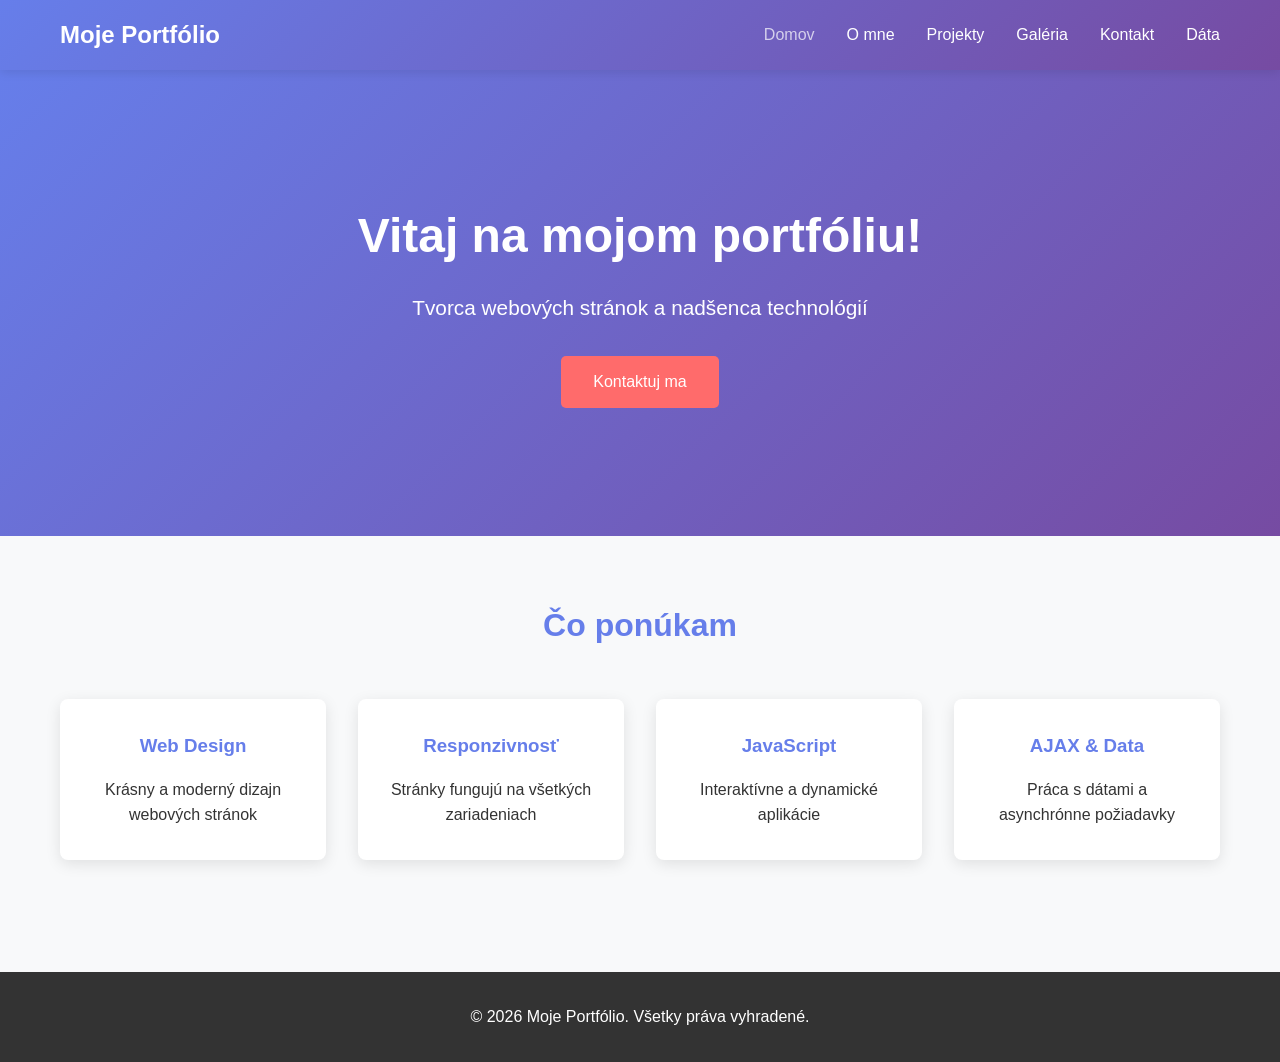
<file: index.html>
<!DOCTYPE html>
<html lang="sk">
<head>
    <meta charset="UTF-8">
    <meta name="viewport" content="width=device-width, initial-scale=1.0">
    <title>Moje Portfólio - Domovská stránka</title>
    <link rel="stylesheet" href="style.css">
</head>
<body>
    <nav class="navbar">
        <div class="container">
            <div class="logo">Moje Portfólio</div>
            <ul class="nav-links">
                <li><a href="index.html" class="active">Domov</a></li>
                <li><a href="pages/about.html">O mne</a></li>
                <li><a href="pages/projects.html">Projekty</a></li>
                <li><a href="pages/gallery.html">Galéria</a></li>
                <li><a href="pages/contact.html">Kontakt</a></li>
                <li><a href="pages/data.html">Dáta</a></li>
            </ul>
        </div>
    </nav>

    <header class="hero">
        <div class="container">
            <h1>Vitaj na mojom portfóliu!</h1>
            <p>Tvorca webových stránok a nadšenca technológií</p>
            <a href="pages/contact.html" class="btn">Kontaktuj ma</a>
        </div>
    </header>

    <section class="features">
        <div class="container">
            <h2>Čo ponúkam</h2>
            <div class="feature-grid">
                <div class="feature-card">
                    <h3>Web Design</h3>
                    <p>Krásny a moderný dizajn webových stránok</p>
                </div>
                <div class="feature-card">
                    <h3>Responzivnosť</h3>
                    <p>Stránky fungujú na všetkých zariadeniach</p>
                </div>
                <div class="feature-card">
                    <h3>JavaScript</h3>
                    <p>Interaktívne a dynamické aplikácie</p>
                </div>
                <div class="feature-card">
                    <h3>AJAX & Data</h3>
                    <p>Práca s dátami a asynchrónne požiadavky</p>
                </div>
            </div>
        </div>
    </section>

    <footer>
        <p>&copy; 2026 Moje Portfólio. Všetky práva vyhradené.</p>
    </footer>
</body>
</html>
</file>
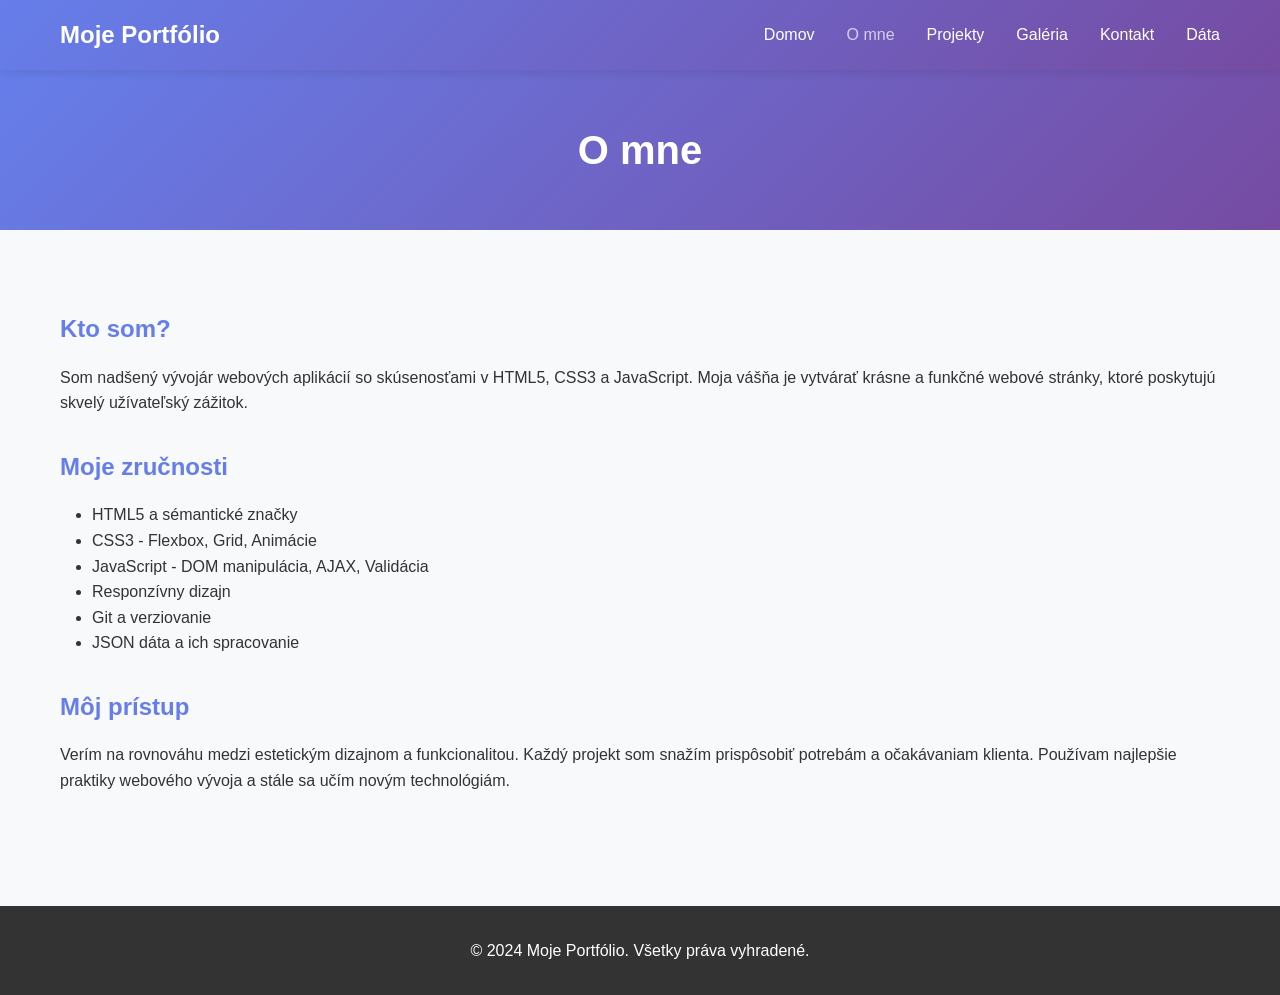
<file: pages/about.html>
<!DOCTYPE html>
<html lang="sk">
<head>
    <meta charset="UTF-8">
    <meta name="viewport" content="width=device-width, initial-scale=1.0">
    <title>O mne - Moje Portfólio</title>
    <link rel="stylesheet" href="../style.css">
</head>
<body>
    <nav class="navbar">
        <div class="container">
            <div class="logo">Moje Portfólio</div>
            <ul class="nav-links">
                <li><a href="../index.html">Domov</a></li>
                <li><a href="about.html" class="active">O mne</a></li>
                <li><a href="projects.html">Projekty</a></li>
                <li><a href="gallery.html">Galéria</a></li>
                <li><a href="contact.html">Kontakt</a></li>
                <li><a href="data.html">Dáta</a></li>
            </ul>
        </div>
    </nav>

    <header class="page-header">
        <div class="container">
            <h1>O mne</h1>
        </div>
    </header>

    <section class="content">
        <div class="container">
            <h2>Kto som?</h2>
            <p>Som nadšený vývojár webových aplikácií so skúsenosťami v HTML5, CSS3 a JavaScript. Moja vášňa je vytvárať krásne a funkčné webové stránky, ktoré poskytujú skvelý užívateľský zážitok.</p>

            <h2>Moje zručnosti</h2>
            <ul style="margin-left: 2rem; margin-bottom: 1rem;">
                <li>HTML5 a sémantické značky</li>
                <li>CSS3 - Flexbox, Grid, Animácie</li>
                <li>JavaScript - DOM manipulácia, AJAX, Validácia</li>
                <li>Responzívny dizajn</li>
                <li>Git a verziovanie</li>
                <li>JSON dáta a ich spracovanie</li>
            </ul>

            <h2>Môj prístup</h2>
            <p>Verím na rovnováhu medzi estetickým dizajnom a funkcionalitou. Každý projekt som snažím prispôsobiť potrebám a očakávaniam klienta. Používam najlepšie praktiky webového vývoja a stále sa učím novým technológiám.</p>
        </div>
    </section>

    <footer>
        <p>&copy; 2024 Moje Portfólio. Všetky práva vyhradené.</p>
    </footer>
</body>
</html>
</file>
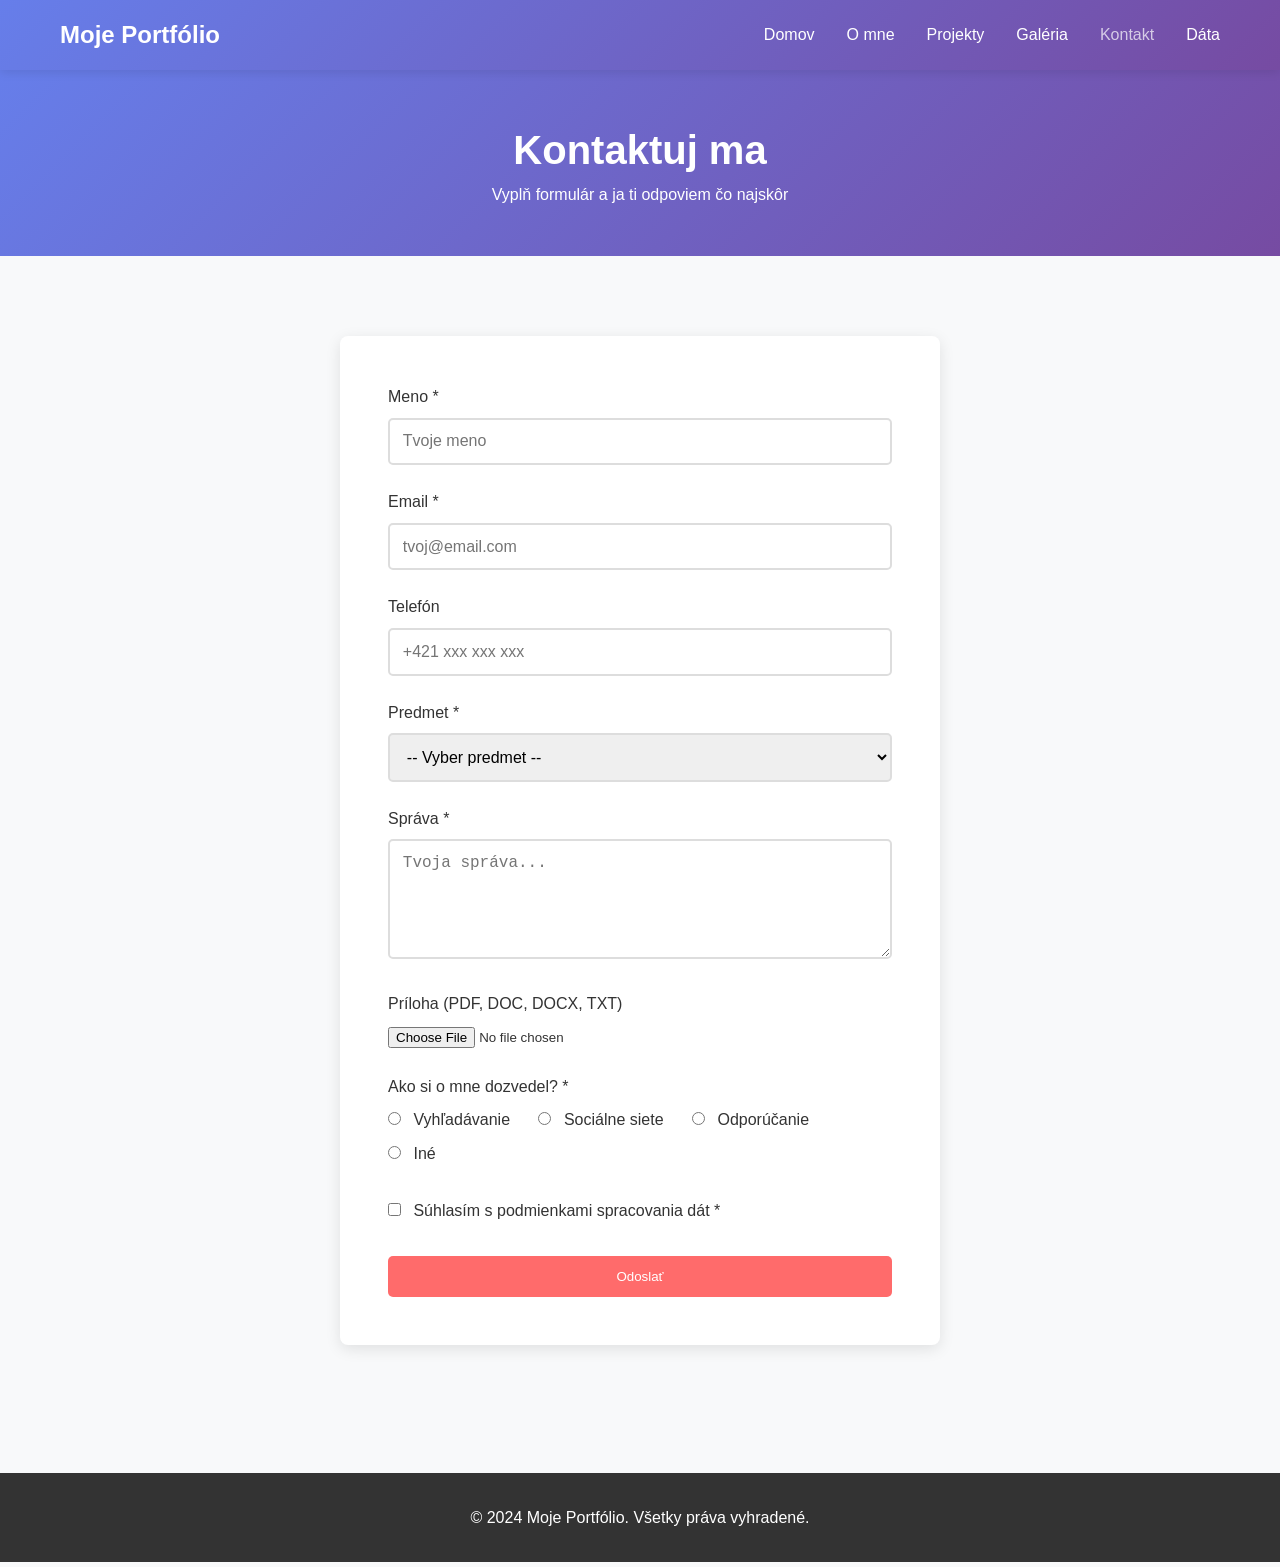
<file: pages/contact.html>
<!DOCTYPE html>
<html lang="sk">
<head>
    <meta charset="UTF-8">
    <meta name="viewport" content="width=device-width, initial-scale=1.0">
    <title>Kontakt - Moje Portfólio</title>
    <link rel="stylesheet" href="../style.css">
</head>
<body>
    <nav class="navbar">
        <div class="container">
            <div class="logo">Moje Portfólio</div>
            <ul class="nav-links">
                <li><a href="../index.html">Domov</a></li>
                <li><a href="about.html">O mne</a></li>
                <li><a href="projects.html">Projekty</a></li>
                <li><a href="gallery.html">Galéria</a></li>
                <li><a href="contact.html" class="active">Kontakt</a></li>
                <li><a href="data.html">Dáta</a></li>
            </ul>
        </div>
    </nav>

    <header class="page-header">
        <div class="container">
            <h1>Kontaktuj ma</h1>
            <p>Vyplň formulár a ja ti odpoviem čo najskôr</p>
        </div>
    </header>

    <section class="content">
        <div class="container">
            <div class="form-section">
                <form id="contactForm">
                    <div class="form-group">
                        <label for="name">Meno *</label>
                        <input type="text" id="name" name="name" placeholder="Tvoje meno" required>
                    </div>

                    <div class="form-group">
                        <label for="email">Email *</label>
                        <input type="email" id="email" name="email" placeholder="tvoj@email.com" required>
                    </div>

                    <div class="form-group">
                        <label for="phone">Telefón</label>
                        <input type="text" id="phone" name="phone" placeholder="+421 xxx xxx xxx">
                    </div>

                    <div class="form-group">
                        <label for="subject">Predmet *</label>
                        <select id="subject" name="subject" required>
                            <option value="">-- Vyber predmet --</option>
                            <option value="project">Nový projekt</option>
                            <option value="consultation">Konzultácia</option>
                            <option value="collaboration">Spolupráca</option>
                            <option value="feedback">Spätná väzba</option>
                            <option value="other">Iné</option>
                        </select>
                    </div>

                    <div class="form-group">
                        <label for="message">Správa *</label>
                        <textarea id="message" name="message" rows="5" placeholder="Tvoja správa..." required></textarea>
                    </div>

                    <div class="form-group">
                        <label for="file">Príloha (PDF, DOC, DOCX, TXT)</label>
                        <input type="file" id="file" name="file">
                    </div>

                    <div class="form-group">
                        <label>Ako si o mne dozvedel? *</label>
                        <div class="radio-group">
                            <label>
                                <input type="radio" name="source" value="search" required> Vyhľadávanie
                            </label>
                            <label>
                                <input type="radio" name="source" value="social"> Sociálne siete
                            </label>
                            <label>
                                <input type="radio" name="source" value="referral"> Odporúčanie
                            </label>
                            <label>
                                <input type="radio" name="source" value="other"> Iné
                            </label>
                        </div>
                    </div>

                    <div class="form-group">
                        <div class="checkbox-group">
                            <label>
                                <input type="checkbox" name="terms" required>
                                Súhlasím s podmienkami spracovania dát *
                            </label>
                        </div>
                    </div>

                    <button type="submit" class="btn" style="width: 100%; border: none; cursor: pointer;">Odoslať</button>
                </form>
            </div>
        </div>
    </section>

    <footer>
        <p>&copy; 2024 Moje Portfólio. Všetky práva vyhradené.</p>
    </footer>

    <script src="../js/script.js"></script>
</body>
</html>
</file>
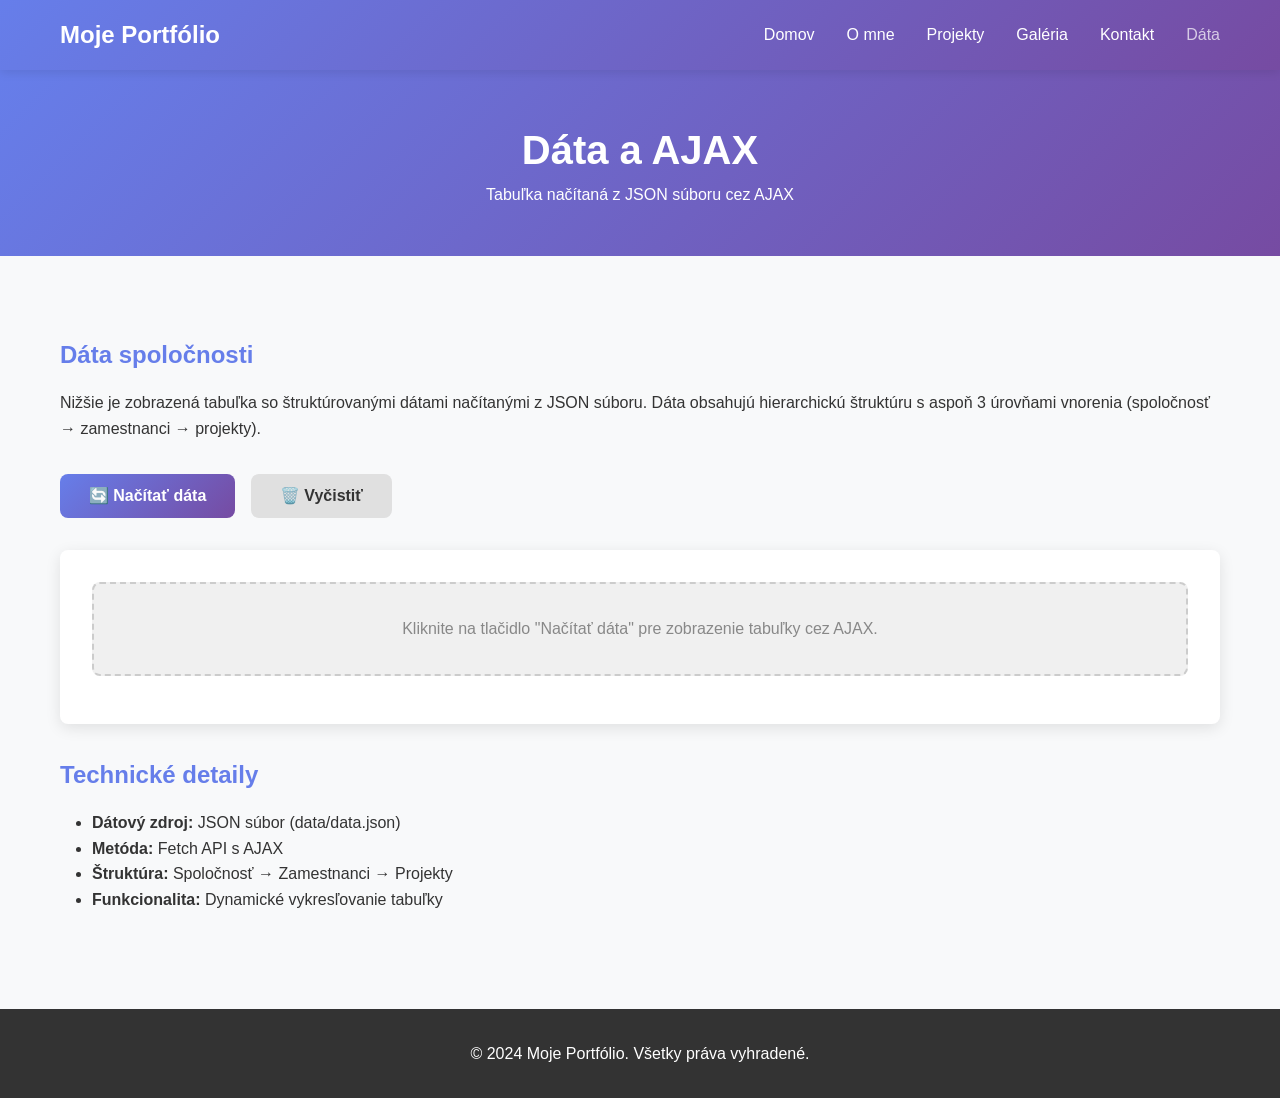
<file: pages/data.html>
<!DOCTYPE html>
<html lang="sk">
<head>
    <meta charset="UTF-8">
    <meta name="viewport" content="width=device-width, initial-scale=1.0">
    <title>Dáta - Moje Portfólio</title>
    <link rel="stylesheet" href="../style.css">
</head>
<body>
    <nav class="navbar">
        <div class="container">
            <div class="logo">Moje Portfólio</div>
            <ul class="nav-links">
                <li><a href="../index.html">Domov</a></li>
                <li><a href="about.html">O mne</a></li>
                <li><a href="projects.html">Projekty</a></li>
                <li><a href="gallery.html">Galéria</a></li>
                <li><a href="contact.html">Kontakt</a></li>
                <li><a href="data.html" class="active">Dáta</a></li>
            </ul>
        </div>
    </nav>

    <header class="page-header">
        <div class="container">
            <h1>Dáta a AJAX</h1>
            <p>Tabuľka načítaná z JSON súboru cez AJAX</p>
        </div>
    </header>

    <section class="content">
        <div class="container">
            <h2>Dáta spoločnosti</h2>
            <p>Nižšie je zobrazená tabuľka so štruktúrovanými dátami načítanými z JSON súboru. Dáta obsahujú hierarchickú štruktúru s aspoň 3 úrovňami vnorenia (spoločnosť → zamestnanci → projekty).</p>
            
            <div class="data-controls">
                <button id="loadDataBtn" class="btn-primary">🔄 Načítať dáta</button>
                <button id="clearDataBtn" class="btn-secondary">🗑️ Vyčistiť</button>
            </div>

            <div class="table-section" id="dataContainer">
                <p class="placeholder">Kliknite na tlačidlo "Načítať dáta" pre zobrazenie tabuľky cez AJAX.</p>
            </div>

            <h2>Technické detaily</h2>
            <ul style="margin-left: 2rem;">
                <li><strong>Dátový zdroj:</strong> JSON súbor (data/data.json)</li>
                <li><strong>Metóda:</strong> Fetch API s AJAX</li>
                <li><strong>Štruktúra:</strong> Spoločnosť → Zamestnanci → Projekty</li>
                <li><strong>Funkcionalita:</strong> Dynamické vykresľovanie tabuľky</li>
            </ul>
        </div>
    </section>

    <footer>
        <p>&copy; 2024 Moje Portfólio. Všetky práva vyhradené.</p>
    </footer>

    <script src="../js/script.js"></script>
</body>
</html>
</file>
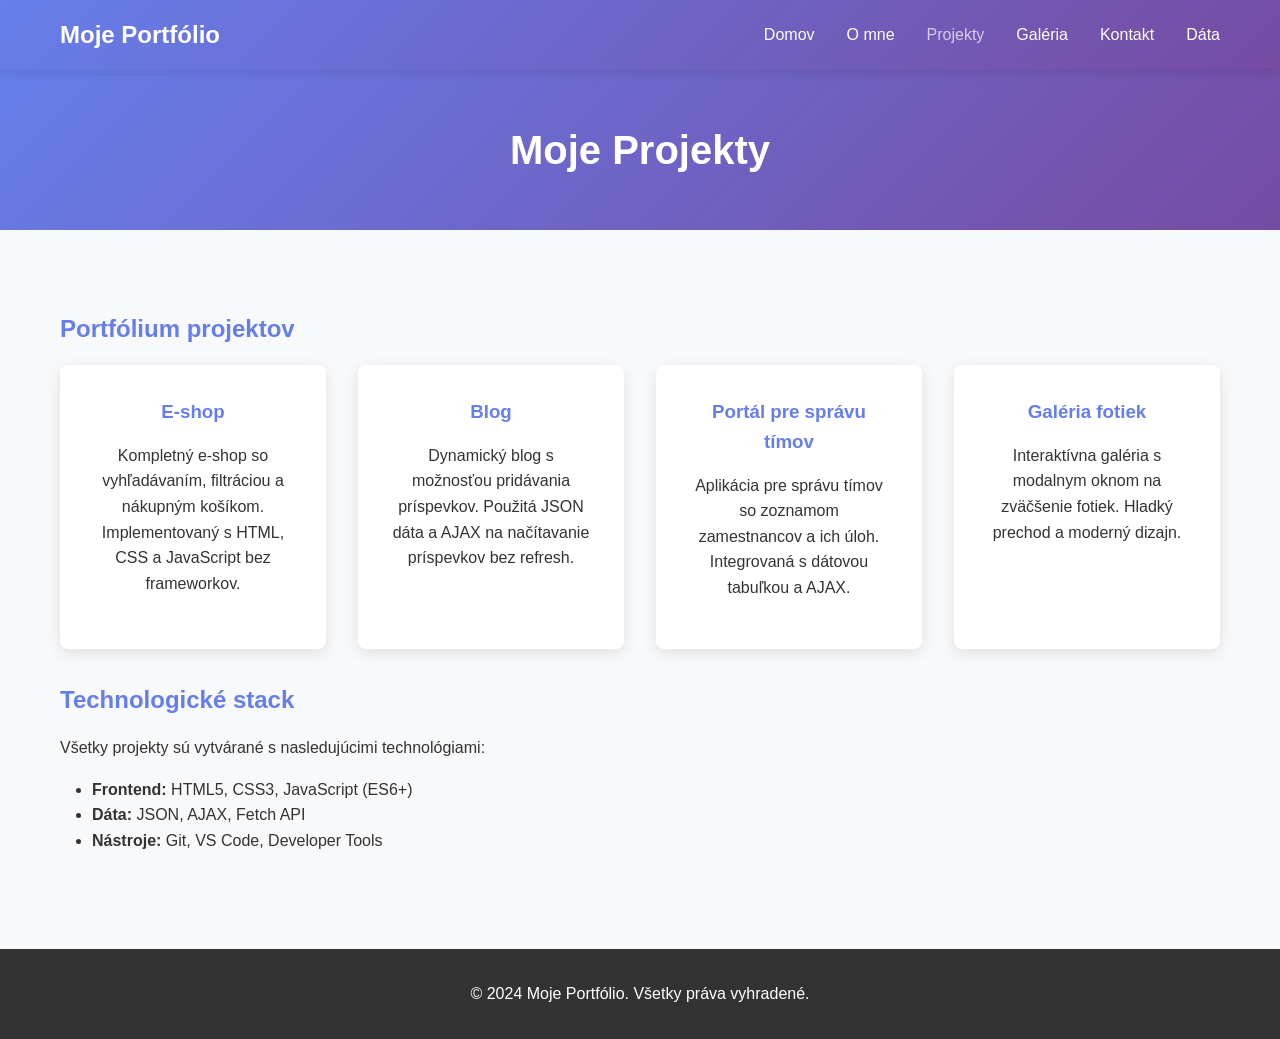
<file: pages/projects.html>
<!DOCTYPE html>
<html lang="sk">
<head>
    <meta charset="UTF-8">
    <meta name="viewport" content="width=device-width, initial-scale=1.0">
    <title>Projekty - Moje Portfólio</title>
    <link rel="stylesheet" href="../style.css">
</head>
<body>
    <nav class="navbar">
        <div class="container">
            <div class="logo">Moje Portfólio</div>
            <ul class="nav-links">
                <li><a href="../index.html">Domov</a></li>
                <li><a href="about.html">O mne</a></li>
                <li><a href="projects.html" class="active">Projekty</a></li>
                <li><a href="gallery.html">Galéria</a></li>
                <li><a href="contact.html">Kontakt</a></li>
                <li><a href="data.html">Dáta</a></li>
            </ul>
        </div>
    </nav>

    <header class="page-header">
        <div class="container">
            <h1>Moje Projekty</h1>
        </div>
    </header>

    <section class="content">
        <div class="container">
            <h2>Portfólium projektov</h2>
            <div class="feature-grid">
                <div class="feature-card">
                    <h3>E-shop</h3>
                    <p>Kompletný e-shop so vyhľadávaním, filtráciou a nákupným košíkom. Implementovaný s HTML, CSS a JavaScript bez frameworkov.</p>
                </div>
                <div class="feature-card">
                    <h3>Blog</h3>
                    <p>Dynamický blog s možnosťou pridávania príspevkov. Použitá JSON dáta a AJAX na načítavanie príspevkov bez refresh.</p>
                </div>
                <div class="feature-card">
                    <h3>Portál pre správu tímov</h3>
                    <p>Aplikácia pre správu tímov so zoznamom zamestnancov a ich úloh. Integrovaná s dátovou tabuľkou a AJAX.</p>
                </div>
                <div class="feature-card">
                    <h3>Galéria fotiek</h3>
                    <p>Interaktívna galéria s modalnym oknom na zväčšenie fotiek. Hladký prechod a moderný dizajn.</p>
                </div>
            </div>

            <h2>Technologické stack</h2>
            <p>Všetky projekty sú vytvárané s nasledujúcimi technológiami:</p>
            <ul style="margin-left: 2rem;">
                <li><strong>Frontend:</strong> HTML5, CSS3, JavaScript (ES6+)</li>
                <li><strong>Dáta:</strong> JSON, AJAX, Fetch API</li>
                <li><strong>Nástroje:</strong> Git, VS Code, Developer Tools</li>
            </ul>
        </div>
    </section>

    <footer>
        <p>&copy; 2024 Moje Portfólio. Všetky práva vyhradené.</p>
    </footer>
</body>
</html>
</file>
<file: style.css>
/* Reset a základné štýly */
* {
    margin: 0;
    padding: 0;
    box-sizing: border-box;
}

body {
    font-family: 'Segoe UI', Tahoma, Geneva, Verdana, sans-serif;
    line-height: 1.6;
    color: #333;
    background-color: #f8f9fa;
}

.container {
    max-width: 1200px;
    margin: 0 auto;
    padding: 0 20px;
}

/* Navigácia */
.navbar {
    background: linear-gradient(135deg, #667eea 0%, #764ba2 100%);
    padding: 1rem 0;
    position: sticky;
    top: 0;
    box-shadow: 0 2px 10px rgba(0,0,0,0.1);
    z-index: 100;
}

.navbar .container {
    display: flex;
    justify-content: space-between;
    align-items: center;
}

.logo {
    color: white;
    font-size: 1.5rem;
    font-weight: bold;
}

.nav-links {
    display: flex;
    list-style: none;
    gap: 2rem;
}

.nav-links a {
    color: white;
    text-decoration: none;
    transition: opacity 0.3s;
}

.nav-links a:hover,
.nav-links a.active {
    opacity: 0.7;
}

/* Hero sekcia */
.hero {
    background: linear-gradient(135deg, #667eea 0%, #764ba2 100%);
    color: white;
    padding: 8rem 0;
    text-align: center;
}

.hero h1 {
    font-size: 3rem;
    margin-bottom: 1rem;
}

.hero p {
    font-size: 1.3rem;
    margin-bottom: 2rem;
}

.btn {
    display: inline-block;
    background: #ff6b6b;
    color: white;
    padding: 0.8rem 2rem;
    border-radius: 5px;
    text-decoration: none;
    transition: background 0.3s;
}

.btn:hover {
    background: #ff5252;
}

/* Features sekcia */
.features {
    padding: 4rem 0;
}

.features h2 {
    text-align: center;
    font-size: 2rem;
    margin-bottom: 3rem;
    color: #667eea;
}

.feature-grid {
    display: grid;
    grid-template-columns: repeat(auto-fit, minmax(250px, 1fr));
    gap: 2rem;
}

.feature-card {
    background: white;
    padding: 2rem;
    border-radius: 8px;
    box-shadow: 0 4px 15px rgba(0,0,0,0.1);
    text-align: center;
    transition: transform 0.3s;
}

.feature-card:hover {
    transform: translateY(-5px);
}

.feature-card h3 {
    color: #667eea;
    margin-bottom: 1rem;
}

/* Galeria */
.gallery-grid {
    display: grid;
    grid-template-columns: repeat(auto-fit, minmax(250px, 1fr));
    gap: 1rem;
    margin: 2rem 0;
}

.gallery-item {
    position: relative;
    overflow: hidden;
    border-radius: 8px;
    cursor: pointer;
}

.gallery-item img {
    width: 100%;
    height: 250px;
    object-fit: cover;
    transition: transform 0.3s;
}

.gallery-item:hover img {
    transform: scale(1.1);
}

/* Modal */
.modal {
    display: none;
    position: fixed;
    z-index: 1000;
    left: 0;
    top: 0;
    width: 100%;
    height: 100%;
    background-color: rgba(0,0,0,0.8);
}

.modal-content {
    margin: auto;
    display: block;
    max-width: 90%;
    max-height: 90%;
    position: absolute;
    top: 50%;
    left: 50%;
    transform: translate(-50%, -50%);
}

.close {
    position: absolute;
    top: 20px;
    right: 40px;
    color: white;
    font-size: 2.5rem;
    cursor: pointer;
    z-index: 1001;
}

/* Formulár */
.form-section {
    background: white;
    padding: 3rem;
    border-radius: 8px;
    box-shadow: 0 4px 15px rgba(0,0,0,0.1);
    max-width: 600px;
    margin: 2rem auto;
}

.form-group {
    margin-bottom: 1.5rem;
}

label {
    display: block;
    margin-bottom: 0.5rem;
    font-weight: 500;
    color: #333;
}

input[type="text"],
input[type="email"],
textarea,
select {
    width: 100%;
    padding: 0.8rem;
    border: 2px solid #ddd;
    border-radius: 5px;
    font-size: 1rem;
    transition: border-color 0.3s;
}

input[type="text"]:focus,
input[type="email"]:focus,
textarea:focus,
select:focus {
    outline: none;
    border-color: #667eea;
}

.form-group input[type="checkbox"],
.form-group input[type="radio"] {
    width: auto;
    margin-right: 0.5rem;
}

.checkbox-group,
.radio-group {
    margin-top: 0.5rem;
}

.checkbox-group label,
.radio-group label {
    display: inline-block;
    margin-right: 1.5rem;
    margin-bottom: 0.5rem;
}

.error {
    color: #ff6b6b;
    font-size: 0.9rem;
    margin-top: 0.3rem;
}

.success {
    color: #51cf66;
    font-size: 0.9rem;
    margin-top: 0.3rem;
}

input.invalid,
textarea.invalid {
    border-color: #ff6b6b;
}

/* Tabuľka */
.table-section {
    background: white;
    padding: 2rem;
    border-radius: 8px;
    box-shadow: 0 4px 15px rgba(0,0,0,0.1);
    overflow-x: auto;
    margin: 2rem 0;
}

table {
    width: 100%;
    border-collapse: collapse;
    margin-top: 1rem;
}

th {
    background: #667eea;
    color: white;
    padding: 1rem;
    text-align: left;
}

td {
    padding: 1rem;
    border-bottom: 1px solid #ddd;
}

tr:hover {
    background: #f8f9fa;
}

/* Obsah stránok */
.page-header {
    background: linear-gradient(135deg, #667eea 0%, #764ba2 100%);
    color: white;
    padding: 3rem 0;
    text-align: center;
}

.page-header h1 {
    font-size: 2.5rem;
}

.content {
    padding: 3rem 0;
}

.content h2 {
    color: #667eea;
    margin: 2rem 0 1rem 0;
}

.content p {
    margin-bottom: 1rem;
}

/* Footer */
footer {
    background: #333;
    color: white;
    text-align: center;
    padding: 2rem 0;
    margin-top: 3rem;
}

/* Responzivnosť */
@media (max-width: 768px) {
    .nav-links {
        gap: 1rem;
        font-size: 0.9rem;
    }

    .hero h1 {
        font-size: 2rem;
    }

    .feature-grid {
        grid-template-columns: 1fr;
    }

    .gallery-grid {
        grid-template-columns: repeat(auto-fit, minmax(150px, 1fr));
    }
}

/* AJAX Tlačidlá a Loader */
.data-controls {
    display: flex;
    gap: 1rem;
    margin: 2rem 0;
    flex-wrap: wrap;
}

.btn-primary,
.btn-secondary {
    padding: 0.8rem 1.8rem;
    border: none;
    border-radius: 8px;
    font-size: 1rem;
    font-weight: 600;
    cursor: pointer;
    transition: transform 0.2s, box-shadow 0.2s;
}

.btn-primary {
    background: linear-gradient(135deg, #667eea 0%, #764ba2 100%);
    color: white;
}

.btn-secondary {
    background: #e0e0e0;
    color: #333;
}

.btn-primary:hover,
.btn-secondary:hover {
    transform: translateY(-2px);
    box-shadow: 0 4px 12px rgba(0,0,0,0.15);
}

.btn-primary:active,
.btn-secondary:active {
    transform: translateY(0);
}

.placeholder {
    padding: 2rem;
    text-align: center;
    color: #888;
    background: #f0f0f0;
    border-radius: 8px;
    border: 2px dashed #ccc;
}

.loader {
    display: flex;
    flex-direction: column;
    align-items: center;
    justify-content: center;
    padding: 3rem;
    gap: 1rem;
}

.spinner {
    width: 50px;
    height: 50px;
    border: 5px solid #f3f3f3;
    border-top: 5px solid #667eea;
    border-radius: 50%;
    animation: spin 1s linear infinite;
}

@keyframes spin {
    0% { transform: rotate(0deg); }
    100% { transform: rotate(360deg); }
}
</file>
